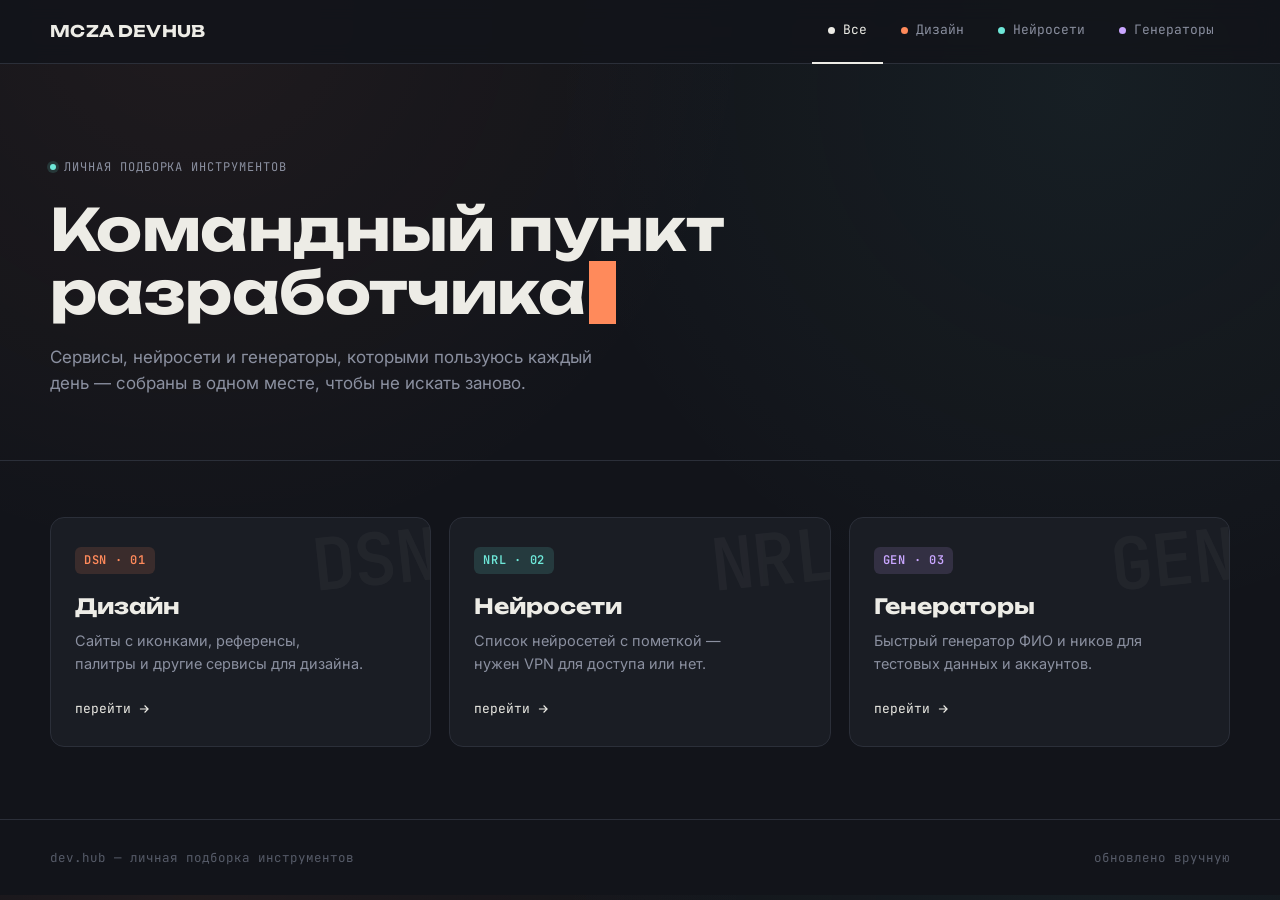
<file: index.html>
<!DOCTYPE html>
<html lang="ru">
<head>
<meta charset="UTF-8">
<meta name="viewport" content="width=device-width, initial-scale=1.0">
<title>MCZA DevHub</title>
<link rel="stylesheet" href="style.css">
</head>
<body data-page="home">

  <header class="site-header">
    <div class="container">
      <a href="index.html" class="logo">
        <span class="logo-text">MCZA DEV<span class="logo-caret"></span>HUB</span>
      </a>
      <nav class="tabs">
        <a href="index.html" class="tab" data-page="home">
          <span class="tab-dot" style="--dot:#edece6"></span> Все
        </a>
        <a href="dsn.html" class="tab" data-page="dsn" data-cat="dsn">
          <span class="tab-dot"></span> Дизайн
        </a>
        <a href="neuro.html" class="tab" data-page="neuro" data-cat="nrl">
          <span class="tab-dot"></span> Нейросети
        </a>
        <a href="gen.html" class="tab" data-page="gen" data-cat="gen">
          <span class="tab-dot"></span> Генераторы
        </a>
      </nav>
    </div>
  </header>

  <main>
    <section class="hero">
      <div class="container">
        <span class="hero-eyebrow">личная подборка инструментов</span>
        <h1>Командный пункт<br>разработчика<span class="cursor">&nbsp;</span></h1>
        <p>Сервисы, нейросети и генераторы, которыми пользуюсь каждый день — собраны в одном месте, чтобы не искать заново.</p>
      </div>
    </section>

    <section class="overview">
      <div class="container overview-grid">

        <a href="dsn.html" class="overview-card" data-cat="dsn">
          <span class="code-stamp">DSN</span>
          <span class="code">DSN · 01</span>
          <h3>Дизайн</h3>
          <p>Сайты с иконками, референсы, палитры и другие сервисы для дизайна.</p>
          <span class="go">перейти
            <svg viewBox="0 0 24 24" fill="none" stroke="currentColor" stroke-width="2"><path d="M5 12h14M13 6l6 6-6 6"/></svg>
          </span>
        </a>

        <a href="neuro.html" class="overview-card" data-cat="nrl">
          <span class="code-stamp">NRL</span>
          <span class="code">NRL · 02</span>
          <h3>Нейросети</h3>
          <p>Список нейросетей с пометкой — нужен VPN для доступа или нет.</p>
          <span class="go">перейти
            <svg viewBox="0 0 24 24" fill="none" stroke="currentColor" stroke-width="2"><path d="M5 12h14M13 6l6 6-6 6"/></svg>
          </span>
        </a>

        <a href="gen.html" class="overview-card" data-cat="gen">
          <span class="code-stamp">GEN</span>
          <span class="code">GEN · 03</span>
          <h3>Генераторы</h3>
          <p>Быстрый генератор ФИО и ников для тестовых данных и аккаунтов.</p>
          <span class="go">перейти
            <svg viewBox="0 0 24 24" fill="none" stroke="currentColor" stroke-width="2"><path d="M5 12h14M13 6l6 6-6 6"/></svg>
          </span>
        </a>

      </div>
    </section>
  </main>

  <footer class="site-footer">
    <div class="container">
      <p>dev.hub — личная подборка инструментов</p>
      <p>обновлено вручную</p>
    </div>
  </footer>

  <script src="script.js"></script>
</body>
</html>
</file>
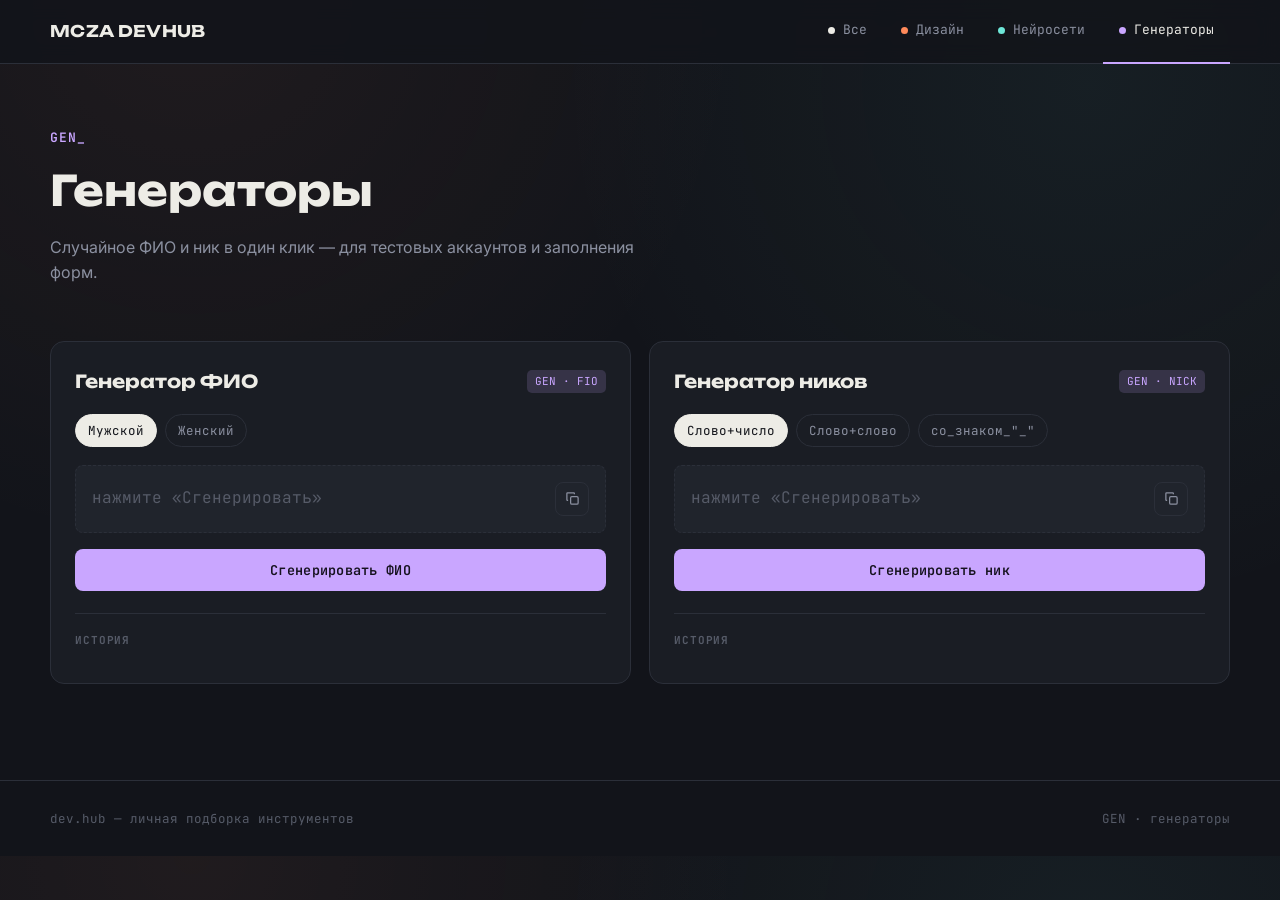
<file: gen.html>
<!DOCTYPE html>
<html lang="ru">
<head>
<meta charset="UTF-8">
<meta name="viewport" content="width=device-width, initial-scale=1.0">
<title>Генераторы — DEV.HUB</title>
<link rel="stylesheet" href="style.css">
</head>
<body data-page="gen">

  <header class="site-header">
    <div class="container">
      <a href="index.html" class="logo">
        <span class="logo-text">MCZA DEV<span class="logo-caret"></span>HUB</span>
      </a>
      <nav class="tabs">
        <a href="index.html" class="tab" data-page="home">
          <span class="tab-dot" style="--dot:#edece6"></span> Все
        </a>
        <a href="dsn.html" class="tab" data-page="dsn" data-cat="dsn">
          <span class="tab-dot"></span> Дизайн
        </a>
        <a href="neuro.html" class="tab" data-page="neuro" data-cat="nrl">
          <span class="tab-dot"></span> Нейросети
        </a>
        <a href="gen.html" class="tab" data-page="gen" data-cat="gen">
          <span class="tab-dot"></span> Генераторы
        </a>
      </nav>
    </div>
  </header>

  <main>
    <section class="page-head" style="--accent:var(--accent-gen);">
      <div class="container">
        <span class="code">GEN_</span>
        <h1>Генераторы</h1>
        <p>Случайное ФИО и ник в один клик — для тестовых аккаунтов и заполнения форм.</p>
      </div>
    </section>

    <section class="gen-grid container">

      <!-- ==== Генератор ФИО ==== -->
      <div class="gen-panel" data-gen="fio">
        <div class="gen-panel-head">
          <h3>Генератор ФИО</h3>
          <span class="code">GEN · FIO</span>
        </div>

        <div class="gen-options">
          <button class="chip is-active" data-gender="male">Мужской</button>
          <button class="chip" data-gender="female">Женский</button>
        </div>

        <div class="gen-result">
          <span class="is-empty">нажмите «Сгенерировать»</span>
          <button class="icon-btn" title="Скопировать" aria-label="Скопировать результат">
            <svg viewBox="0 0 24 24" fill="none" stroke="currentColor" stroke-width="2"><rect x="9" y="9" width="12" height="12" rx="2"/><path d="M5 15H4a1 1 0 0 1-1-1V4a1 1 0 0 1 1-1h10a1 1 0 0 1 1 1v1"/></svg>
          </button>
        </div>

        <button class="btn-primary">Сгенерировать ФИО</button>

        <div class="gen-history">
          <h4>История</h4>
          <ul></ul>
        </div>
      </div>

      <!-- ==== Генератор ников ==== -->
      <div class="gen-panel" data-gen="nick">
        <div class="gen-panel-head">
          <h3>Генератор ников</h3>
          <span class="code">GEN · NICK</span>
        </div>

        <div class="gen-options">
          <button class="chip is-active" data-style="word_number">Слово+число</button>
          <button class="chip" data-style="word_word">Слово+слово</button>
          <button class="chip" data-style="underscored">со_знаком_"_"</button>
        </div>

        <div class="gen-result">
          <span class="is-empty">нажмите «Сгенерировать»</span>
          <button class="icon-btn" title="Скопировать" aria-label="Скопировать результат">
            <svg viewBox="0 0 24 24" fill="none" stroke="currentColor" stroke-width="2"><rect x="9" y="9" width="12" height="12" rx="2"/><path d="M5 15H4a1 1 0 0 1-1-1V4a1 1 0 0 1 1-1h10a1 1 0 0 1 1 1v1"/></svg>
          </button>
        </div>

        <button class="btn-primary">Сгенерировать ник</button>

        <div class="gen-history">
          <h4>История</h4>
          <ul></ul>
        </div>
      </div>

    </section>
  </main>

  <footer class="site-footer">
    <div class="container">
      <p>dev.hub — личная подборка инструментов</p>
      <p>GEN · генераторы</p>
    </div>
  </footer>

  <script src="script.js"></script>
</body>
</html>
</file>
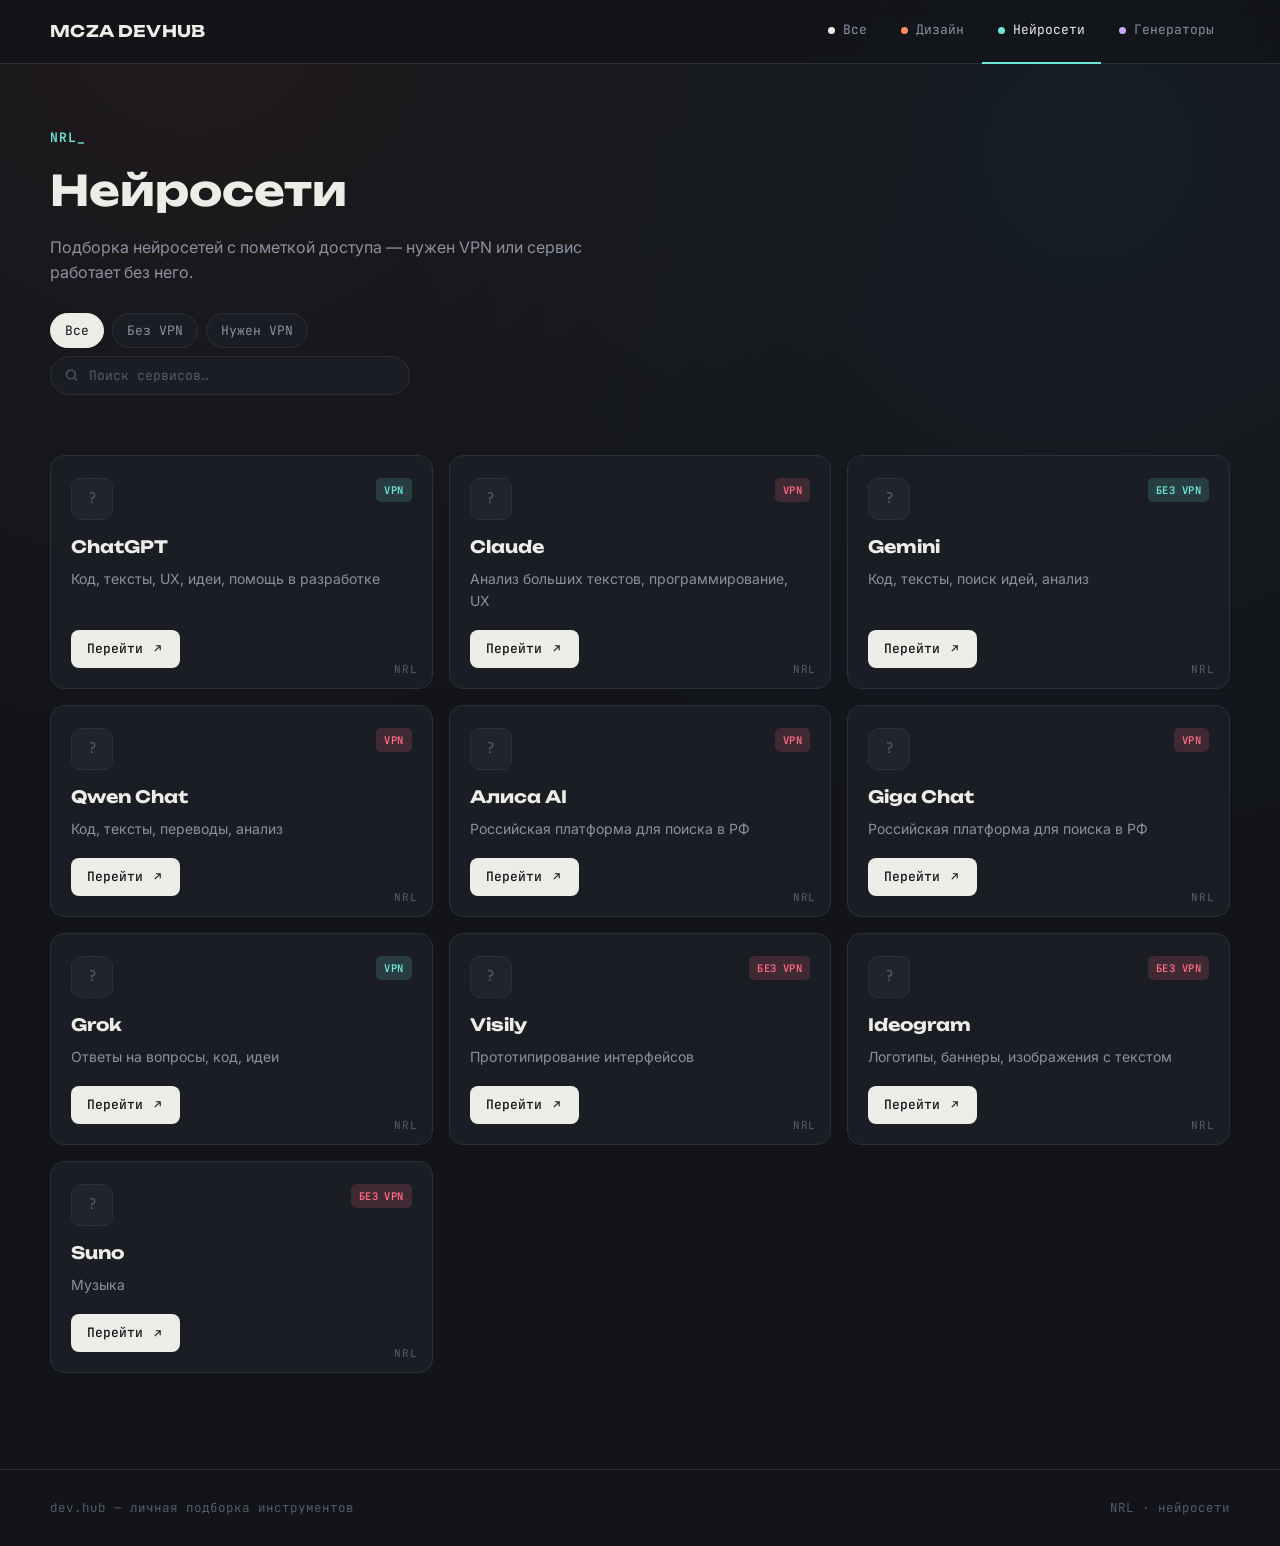
<file: neuro.html>
<!DOCTYPE html>
<html lang="ru">
<head>
<meta charset="UTF-8">
<meta name="viewport" content="width=device-width, initial-scale=1.0">
<title>Нейросети — DEV.HUB</title>
<link rel="stylesheet" href="style.css">
</head>
<body data-page="neuro">

  <header class="site-header">
    <div class="container">
      <a href="index.html" class="logo">
        <span class="logo-text">MCZA DEV<span class="logo-caret"></span>HUB</span>
      </a>
      <nav class="tabs">
        <a href="index.html" class="tab" data-page="home">
          <span class="tab-dot" style="--dot:#edece6"></span> Все
        </a>
        <a href="dsn.html" class="tab" data-page="dsn" data-cat="dsn">
          <span class="tab-dot"></span> Дизайн
        </a>
        <a href="neuro.html" class="tab" data-page="neuro" data-cat="nrl">
          <span class="tab-dot"></span> Нейросети
        </a>
        <a href="gen.html" class="tab" data-page="gen" data-cat="gen">
          <span class="tab-dot"></span> Генераторы
        </a>
      </nav>
    </div>
  </header>

  <main>
    <section class="page-head" style="--accent:var(--accent-nrl);">
      <div class="container">
        <span class="code">NRL_</span>
        <h1>Нейросети</h1>
        <p>Подборка нейросетей с пометкой доступа — нужен VPN или сервис работает без него.</p>

        <div class="chips">
          <button class="chip is-active" data-filter="all">Все</button>
          <button class="chip" data-filter="novpn">Без VPN</button>
          <button class="chip" data-filter="vpn">Нужен VPN</button>
        </div>

        <div class="search-row">
          <label class="search-box">
            <svg viewBox="0 0 24 24" fill="none" stroke="currentColor" stroke-width="2"><circle cx="11" cy="11" r="7"/><path d="M21 21l-4.3-4.3"/></svg>
            <input type="text" data-search placeholder="Поиск сервисов…" autocomplete="off">
          </label>
        </div>
      </div>
    </section>

    <section class="grid container" style="--accent:var(--accent-nrl);">

      <!-- ==== Карточка (шаблон, без VPN) ==== -->
      <article class="card" data-code="NRL" data-filter-item="novpn" style="--accent:var(--accent-nrl);">
        <div class="card-top">
          <div class="card-icon placeholder"></div>
          <div class="card-tags"><span class="tag novpn">VPN</span></div>
        </div>
        <h3>ChatGPT</h3>
        <p>Код, тексты, UX, идеи, помощь в разработке</p>
        <a href="https://chatgpt.com/" class="card-link" target="_blank" rel="noopener">
          Перейти
          <svg viewBox="0 0 24 24" fill="none" stroke="currentColor" stroke-width="2"><path d="M7 17L17 7M9 7h8v8"/></svg>
        </a>
      </article>

      <!-- ==== Карточка (шаблон, нужен VPN) ==== -->
      <article class="card" data-code="NRL" data-filter-item="vpn" style="--accent:var(--accent-nrl);">
        <div class="card-top">
          <div class="card-icon placeholder"></div>
          <div class="card-tags"><span class="tag vpn">VPN</span></div>
        </div>
        <h3>Claude</h3>
        <p>Анализ больших текстов, программирование, UX</p>
        <a href="https://claude.ai/new" class="card-link" target="_blank" rel="noopener">
          Перейти
          <svg viewBox="0 0 24 24" fill="none" stroke="currentColor" stroke-width="2"><path d="M7 17L17 7M9 7h8v8"/></svg>
        </a>
      </article>

      <article class="card" data-code="NRL" data-filter-item="novpn" style="--accent:var(--accent-nrl);">
        <div class="card-top">
          <div class="card-icon placeholder"></div>
          <div class="card-tags"><span class="tag novpn">Без VPN</span></div>
        </div>
        <h3>Gemini</h3>
        <p>Код, тексты, поиск идей, анализ</p>
        <a href="https://gemini.google.com/?hl=ru" class="card-link" target="_blank" rel="noopener">
          Перейти
          <svg viewBox="0 0 24 24" fill="none" stroke="currentColor" stroke-width="2"><path d="M7 17L17 7M9 7h8v8"/></svg>
        </a>
      </article>

      <article class="card" data-code="NRL" data-filter-item="vpn" style="--accent:var(--accent-nrl);">
        <div class="card-top">
          <div class="card-icon placeholder"></div>
          <div class="card-tags"><span class="tag vpn">VPN</span></div>
        </div>
        <h3>Qwen Chat</h3>
        <p>Код, тексты, переводы, анализ</p>
        <a href="https://chat.qwen.ai/" class="card-link" target="_blank" rel="noopener">
          Перейти
          <svg viewBox="0 0 24 24" fill="none" stroke="currentColor" stroke-width="2"><path d="M7 17L17 7M9 7h8v8"/></svg>
        </a>
      </article>

      <article class="card" data-code="NRL" data-filter-item="vpn" style="--accent:var(--accent-nrl);">
        <div class="card-top">
          <div class="card-icon placeholder"></div>
          <div class="card-tags"><span class="tag vpn">VPN</span></div>
        </div>
        <h3>Алиса AI</h3>
        <p>Российская платформа для поиска в РФ</p>
        <a href="https://alice.yandex.ru/ " class="card-link" target="_blank" rel="noopener">
          Перейти
          <svg viewBox="0 0 24 24" fill="none" stroke="currentColor" stroke-width="2"><path d="M7 17L17 7M9 7h8v8"/></svg>
        </a>
      </article>
    
      <article class="card" data-code="NRL" data-filter-item="vpn" style="--accent:var(--accent-nrl);">
        <div class="card-top">
          <div class="card-icon placeholder"></div>
          <div class="card-tags"><span class="tag vpn">VPN</span></div>
        </div>
        <h3>Giga Chat</h3>
        <p>Российская платформа для поиска в РФ</p>
        <a href="https://giga.chat/" class="card-link" target="_blank" rel="noopener">
          Перейти
          <svg viewBox="0 0 24 24" fill="none" stroke="currentColor" stroke-width="2"><path d="M7 17L17 7M9 7h8v8"/></svg>
        </a>
      </article>

      <article class="card" data-code="NRL" data-filter-item="novpn" style="--accent:var(--accent-nrl);">
        <div class="card-top">
          <div class="card-icon placeholder"></div>
          <div class="card-tags"><span class="tag novpn">VPN</span></div>
        </div>
        <h3>Grok</h3>
        <p>Ответы на вопросы, код, идеи</p>
        <a href="https://grok.com/" class="card-link" target="_blank" rel="noopener">
          Перейти
          <svg viewBox="0 0 24 24" fill="none" stroke="currentColor" stroke-width="2"><path d="M7 17L17 7M9 7h8v8"/></svg>
        </a>
      </article>

      <article class="card" data-code="NRL" data-filter-item="vpn" style="--accent:var(--accent-nrl);">
        <div class="card-top">
          <div class="card-icon placeholder"></div>
          <div class="card-tags"><span class="tag vpn">Без VPN</span></div>
        </div>
        <h3>Visily</h3>
        <p>Прототипирование интерфейсов</p>
        <a href="https://www.visily.ai/" class="card-link" target="_blank" rel="noopener">
          Перейти
          <svg viewBox="0 0 24 24" fill="none" stroke="currentColor" stroke-width="2"><path d="M7 17L17 7M9 7h8v8"/></svg>
        </a>
      </article>

            <article class="card" data-code="NRL" data-filter-item="vpn" style="--accent:var(--accent-nrl);">
        <div class="card-top">
          <div class="card-icon placeholder"></div>
          <div class="card-tags"><span class="tag vpn">Без VPN</span></div>
        </div>
        <h3>Ideogram</h3>
        <p>Логотипы, баннеры, изображения с текстом</p>
        <a href="https://ideogram.ai/" class="card-link" target="_blank" rel="noopener">
          Перейти
          <svg viewBox="0 0 24 24" fill="none" stroke="currentColor" stroke-width="2"><path d="M7 17L17 7M9 7h8v8"/></svg>
        </a>
      </article>

                  <article class="card" data-code="NRL" data-filter-item="vpn" style="--accent:var(--accent-nrl);">
        <div class="card-top">
          <div class="card-icon placeholder"></div>
          <div class="card-tags"><span class="tag vpn">Без VPN</span></div>
        </div>
        <h3>Suno</h3>
        <p>Музыка</p>
        <a href="https://suno.com/" class="card-link" target="_blank" rel="noopener">
          Перейти
          <svg viewBox="0 0 24 24" fill="none" stroke="currentColor" stroke-width="2"><path d="M7 17L17 7M9 7h8v8"/></svg>
        </a>
      </article>
    </section>

    <p class="no-results container" data-no-results>Ничего не найдено — попробуйте другой фильтр или запрос.</p>
  </main>

  <footer class="site-footer">
    <div class="container">
      <p>dev.hub — личная подборка инструментов</p>
      <p>NRL · нейросети</p>
    </div>
  </footer>

  <script src="script.js"></script>
</body>
</html>
</file>
<file: style.css>
/* =========================================================
   DEV.HUB — стилевая система
   Идея: панель инструментов разработчика в стиле вкладок
   редактора кода. Каждая категория — свой "файл" с кодом
   (DSN / NRL / GEN) и своим акцентным цветом.
   ========================================================= */

@import url('https://fonts.googleapis.com/css2?family=Unbounded:wght@500;600;700;800&family=Inter:wght@400;500;600&family=JetBrains+Mono:wght@400;500;600&display=swap');

:root{
  /* --- цвет --- */
  --bg:        #12141a;
  --surface:   #1a1d24;
  --surface-2: #20242c;
  --border:    #2b2f39;
  --text:      #edece6;
  --text-dim:  #8b90a0;
  --text-faint:#565b68;

  --accent-dsn:   #ff8a5b; /* дизайн — тёплая медь */
  --accent-nrl:   #6ee7d8; /* нейросети — холодный teal */
  --accent-gen:   #c9a6ff; /* генераторы — мягкий фиолет */
  --accent-vpn:   #ff6b81; /* пометка "нужен VPN" */
  --accent-novpn: #6ee7d8; /* пометка "без VPN" */

  /* --- типографика --- */
  --font-display: 'Unbounded', system-ui, sans-serif;
  --font-body:    'Inter', system-ui, sans-serif;
  --font-mono:    'JetBrains Mono', ui-monospace, monospace;

  /* --- прочее --- */
  --radius: 14px;
  --radius-sm: 8px;
  --header-h: 64px;
}

*, *::before, *::after{ box-sizing: border-box; }

html{ scroll-behavior: smooth; }

body{
  margin: 0;
  background: var(--bg);
  background-image:
    radial-gradient(circle at 15% 0%, rgba(255,138,91,0.06), transparent 40%),
    radial-gradient(circle at 85% 10%, rgba(110,231,216,0.05), transparent 40%);
  color: var(--text);
  font-family: var(--font-body);
  font-size: 16px;
  line-height: 1.55;
  -webkit-font-smoothing: antialiased;
}

a{ color: inherit; text-decoration: none; }
ul{ list-style: none; margin: 0; padding: 0; }
button{ font-family: inherit; cursor: pointer; }

:focus-visible{
  outline: 2px solid var(--accent-nrl);
  outline-offset: 3px;
  border-radius: 4px;
}

.container{
  width: min(1180px, 100% - 48px);
  margin-inline: auto;
}

/* =========================================================
   HEADER — панель вкладок редактора
   ========================================================= */

.site-header{
  position: sticky;
  top: 0;
  z-index: 50;
  height: var(--header-h);
  display: flex;
  align-items: center;
  background: rgba(18,20,26,0.86);
  backdrop-filter: blur(10px);
  border-bottom: 1px solid var(--border);
}

.site-header .container{
  display: flex;
  align-items: center;
  justify-content: space-between;
  gap: 24px;
}

.logo{
  display: flex;
  align-items: center;
  gap: 10px;
  font-family: var(--font-display);
  font-weight: 700;
  font-size: 16px;
  letter-spacing: 0.02em;
  white-space: nowrap;
}

.logo-mark{
  width: 20px;
  height: 20px;
  border-radius: 5px;
  background: linear-gradient(135deg, var(--accent-dsn), var(--accent-nrl) 55%, var(--accent-gen));
  flex-shrink: 0;
}

.logo-caret{
  color: var(--text-faint);
  font-family: var(--font-mono);
}

.tabs{
  display: flex;
  align-items: stretch;
  gap: 2px;
  overflow-x: auto;
  scrollbar-width: none;
}
.tabs::-webkit-scrollbar{ display:none; }

.tab{
  position: relative;
  display: flex;
  align-items: center;
  gap: 8px;
  padding: 0 16px;
  height: var(--header-h);
  font-family: var(--font-mono);
  font-size: 13px;
  color: var(--text-dim);
  border-bottom: 2px solid transparent;
  white-space: nowrap;
  transition: color .15s ease, border-color .15s ease, background .15s ease;
}

.tab:hover{
  color: var(--text);
  background: rgba(255,255,255,0.02);
}

.tab-dot{
  width: 7px;
  height: 7px;
  border-radius: 50%;
  background: var(--dot, var(--text-faint));
  flex-shrink: 0;
}

.tab[data-cat="dsn"]{ --dot: var(--accent-dsn); }
.tab[data-cat="nrl"]{ --dot: var(--accent-nrl); }
.tab[data-cat="gen"]{ --dot: var(--accent-gen); }

.tab.is-active{
  color: var(--text);
  border-bottom-color: var(--dot, var(--text));
}

/* =========================================================
   HERO
   ========================================================= */

.hero{
  padding: 88px 0 64px;
  border-bottom: 1px solid var(--border);
}

.hero-eyebrow{
  display: inline-flex;
  align-items: center;
  gap: 8px;
  font-family: var(--font-mono);
  font-size: 12px;
  color: var(--text-dim);
  letter-spacing: 0.08em;
  text-transform: uppercase;
  margin-bottom: 22px;
}

.hero-eyebrow::before{
  content: "";
  width: 6px;
  height: 6px;
  border-radius: 50%;
  background: var(--accent-nrl);
  box-shadow: 0 0 0 3px rgba(110,231,216,0.15);
}

.hero h1{
  font-family: var(--font-display);
  font-weight: 700;
  font-size: clamp(36px, 5vw, 58px);
  line-height: 1.08;
  letter-spacing: -0.01em;
  margin: 0 0 20px;
  max-width: 16ch;
}

.hero h1 .cursor{
  display: inline-block;
  width: 0.5ch;
  background: var(--accent-dsn);
  margin-left: 4px;
  animation: blink 1.1s step-end infinite;
}

@keyframes blink{ 50%{ opacity: 0; } }

.hero p{
  color: var(--text-dim);
  max-width: 52ch;
  font-size: 17px;
  margin: 0;
}

/* =========================================================
   CATEGORY OVERVIEW (главная)
   ========================================================= */

.overview{
  padding: 56px 0 72px;
}

.overview-grid{
  display: grid;
  grid-template-columns: repeat(3, 1fr);
  gap: 18px;
}

.overview-card{
  position: relative;
  padding: 28px 24px 26px;
  background: var(--surface);
  border: 1px solid var(--border);
  border-radius: var(--radius);
  overflow: hidden;
  transition: transform .18s ease, border-color .18s ease, background .18s ease;
}

.overview-card:hover{
  transform: translateY(-3px);
  border-color: var(--accent, var(--border));
  background: var(--surface-2);
}

.overview-card[data-cat="dsn"]{ --accent: var(--accent-dsn); }
.overview-card[data-cat="nrl"]{ --accent: var(--accent-nrl); }
.overview-card[data-cat="gen"]{ --accent: var(--accent-gen); }

.overview-card .code-stamp{
  position: absolute;
  right: -6px;
  top: -14px;
  font-family: var(--font-mono);
  font-weight: 600;
  font-size: 72px;
  color: var(--text);
  opacity: 0.04;
  letter-spacing: -0.02em;
  transform: rotate(-6deg);
  pointer-events: none;
}

.overview-card .code{
  display: inline-block;
  font-family: var(--font-mono);
  font-size: 12px;
  font-weight: 600;
  color: var(--accent);
  background: color-mix(in srgb, var(--accent) 14%, transparent);
  padding: 4px 9px;
  border-radius: 6px;
  letter-spacing: 0.06em;
  margin-bottom: 16px;
}

.overview-card h3{
  font-family: var(--font-display);
  font-size: 21px;
  margin: 0 0 8px;
}

.overview-card p{
  color: var(--text-dim);
  font-size: 14.5px;
  margin: 0 0 20px;
  max-width: 32ch;
}

.overview-card .go{
  font-family: var(--font-mono);
  font-size: 13px;
  color: var(--text);
  display: inline-flex;
  align-items: center;
  gap: 6px;
}
.overview-card .go svg{ width: 14px; height: 14px; transition: transform .15s ease; }
.overview-card:hover .go svg{ transform: translateX(3px); }

/* =========================================================
   СЕКЦИЯ СТРАНИЦЫ КАТЕГОРИИ
   ========================================================= */

.page-head{
  padding: 64px 0 32px;
}

.page-head .code{
  font-family: var(--font-mono);
  font-size: 13px;
  font-weight: 600;
  color: var(--accent, var(--text));
  letter-spacing: 0.08em;
  margin-bottom: 10px;
  display: block;
}

.page-head h1{
  font-family: var(--font-display);
  font-size: clamp(30px, 4vw, 42px);
  margin: 0 0 12px;
}

.page-head p{
  color: var(--text-dim);
  max-width: 60ch;
  margin: 0;
  font-size: 16px;
}

/* фильтры-чипы (используются на странице нейросетей) */
.chips{
  display: flex;
  gap: 8px;
  margin: 28px 0 8px;
  flex-wrap: wrap;
}

.chip{
  font-family: var(--font-mono);
  font-size: 13px;
  padding: 8px 14px;
  border-radius: 100px;
  border: 1px solid var(--border);
  background: var(--surface);
  color: var(--text-dim);
  transition: all .15s ease;
}

.chip:hover{ color: var(--text); border-color: var(--text-faint); }

.chip.is-active{
  color: var(--bg);
  background: var(--text);
  border-color: var(--text);
}

/* строка поиска */
.search-row{
  display: flex;
  margin: 6px 0 4px;
}

.search-box{
  position: relative;
  display: block;
  width: 100%;
  max-width: 360px;
}

.search-box svg{
  position: absolute;
  left: 14px;
  top: 50%;
  transform: translateY(-50%);
  width: 15px;
  height: 15px;
  color: var(--text-faint);
  pointer-events: none;
}

.search-box input{
  width: 100%;
  padding: 10px 14px 10px 38px;
  border-radius: 100px;
  border: 1px solid var(--border);
  background: var(--surface);
  color: var(--text);
  font-family: var(--font-mono);
  font-size: 13px;
  transition: border-color .15s ease, background .15s ease;
}

.search-box input::placeholder{ color: var(--text-faint); }

.search-box input:focus-visible{
  outline: none;
  border-color: var(--accent, var(--text-faint));
  background: var(--surface-2);
}

/* пустой результат фильтрации/поиска */
.no-results{
  display: none;
  padding: 8px 0 72px;
  color: var(--text-faint);
  font-family: var(--font-mono);
  font-size: 13.5px;
}

.no-results.is-visible{ display: block; }

/* =========================================================
   СЕТКА КАРТОЧЕК
   ========================================================= */

.grid{
  padding: 24px 0 96px;
  display: grid;
  grid-template-columns: repeat(3, 1fr);
  gap: 16px;
}

.card{
  position: relative;
  display: flex;
  flex-direction: column;
  padding: 22px 20px 20px;
  background: var(--surface);
  border: 1px solid var(--border);
  border-radius: var(--radius);
  transition: transform .16s ease, border-color .16s ease, background .16s ease;
}

.card:hover{
  transform: translateY(-2px);
  border-color: var(--accent, var(--text-faint));
  background: var(--surface-2);
}

.card-top{
  display: flex;
  align-items: flex-start;
  justify-content: space-between;
  margin-bottom: 14px;
}

.card-icon{
  width: 42px;
  height: 42px;
  border-radius: 10px;
  background: var(--surface-2);
  border: 1px solid var(--border);
  display: flex;
  align-items: center;
  justify-content: center;
  overflow: hidden;
  flex-shrink: 0;
}

/* сюда вставляется свой <img> или <svg> — заглушка ниже */
.card-icon img {
  width: 100%;
  height: 100%;
}

.card-icon svg{
  width: 22px;
  height: 22px;
}

.card-icon.placeholder::after{
  content: "?";
  font-family: var(--font-mono);
  color: var(--text-faint);
  font-size: 15px;
}

.card-tags{
  display: flex;
  gap: 6px;
  flex-wrap: wrap;
  justify-content: flex-end;
}

.tag{
  font-family: var(--font-mono);
  font-size: 10.5px;
  font-weight: 600;
  padding: 4px 8px;
  border-radius: 5px;
  letter-spacing: 0.04em;
  text-transform: uppercase;
  color: var(--accent, var(--text-dim));
  background: color-mix(in srgb, var(--accent, var(--text-faint)) 16%, transparent);
}

.tag.vpn{ --accent: var(--accent-vpn); }
.tag.novpn{ --accent: var(--accent-novpn); }

.card h3{
  font-family: var(--font-display);
  font-size: 17px;
  margin: 0 0 8px;
}

.card p{
  color: var(--text-dim);
  font-size: 14px;
  margin: 0 0 18px;
  flex-grow: 1;
}

.card-link{
  display: inline-flex;
  align-items: center;
  justify-content: center;
  gap: 8px;
  align-self: flex-start;
  font-family: var(--font-mono);
  font-size: 13px;
  font-weight: 500;
  color: var(--bg);
  background: var(--text);
  padding: 9px 16px;
  border-radius: var(--radius-sm);
  transition: background .15s ease, transform .15s ease;
}

.card-link:hover{ background: var(--accent-nrl); transform: translateX(1px); }
.card-link svg{ width: 13px; height: 13px; }

/* карточка-код на фоне (декоративная метка категории) */
.card::before{
  content: attr(data-code);
  position: absolute;
  right: 14px;
  bottom: 10px;
  font-family: var(--font-mono);
  font-size: 11px;
  color: var(--text-faint);
  letter-spacing: 0.08em;
}

/* =========================================================
   ГЕНЕРАТОР (страница GEN)
   ========================================================= */

.gen-grid{
  padding: 24px 0 96px;
  display: grid;
  grid-template-columns: 1fr 1fr;
  gap: 18px;
}

.gen-panel{
  background: var(--surface);
  border: 1px solid var(--border);
  border-radius: var(--radius);
  padding: 26px 24px 24px;
}

.gen-panel-head{
  display: flex;
  align-items: center;
  justify-content: space-between;
  margin-bottom: 18px;
}

.gen-panel h3{
  font-family: var(--font-display);
  font-size: 18px;
  margin: 0;
}

.gen-panel .code{
  font-family: var(--font-mono);
  font-size: 11px;
  color: var(--accent-gen);
  background: color-mix(in srgb, var(--accent-gen) 16%, transparent);
  padding: 3px 8px;
  border-radius: 5px;
}

.gen-options{
  display: flex;
  gap: 8px;
  margin-bottom: 18px;
  flex-wrap: wrap;
}

.gen-options .chip{ padding: 7px 12px; font-size: 12.5px; }

.gen-result{
  display: flex;
  align-items: center;
  justify-content: space-between;
  gap: 12px;
  background: var(--surface-2);
  border: 1px dashed var(--border);
  border-radius: var(--radius-sm);
  padding: 16px 16px;
  margin-bottom: 16px;
  min-height: 56px;
}

.gen-result span{
  font-family: var(--font-mono);
  font-size: 16px;
  color: var(--text);
  word-break: break-word;
}

.gen-result span.is-empty{ color: var(--text-faint); }

.icon-btn{
  flex-shrink: 0;
  width: 34px;
  height: 34px;
  border-radius: 8px;
  background: transparent;
  border: 1px solid var(--border);
  color: var(--text-dim);
  display: flex;
  align-items: center;
  justify-content: center;
  transition: all .15s ease;
}
.icon-btn:hover{ color: var(--text); border-color: var(--text-faint); }
.icon-btn svg{ width: 15px; height: 15px; }

.btn-primary{
  width: 100%;
  padding: 12px 16px;
  border-radius: var(--radius-sm);
  border: none;
  background: var(--accent-gen);
  color: #16121f;
  font-family: var(--font-mono);
  font-weight: 600;
  font-size: 13.5px;
  letter-spacing: 0.02em;
  transition: filter .15s ease, transform .15s ease;
}
.btn-primary:hover{ filter: brightness(1.08); transform: translateY(-1px); }
.btn-primary:active{ transform: translateY(0); }

.gen-history{
  margin-top: 22px;
  padding-top: 18px;
  border-top: 1px solid var(--border);
}

.gen-history h4{
  font-family: var(--font-mono);
  font-size: 11px;
  color: var(--text-faint);
  text-transform: uppercase;
  letter-spacing: 0.08em;
  margin: 0 0 10px;
}

.gen-history ul li{
  font-family: var(--font-mono);
  font-size: 13px;
  color: var(--text-dim);
  padding: 6px 0;
  border-bottom: 1px solid var(--border);
}
.gen-history ul li:last-child{ border-bottom: none; }

/* =========================================================
   FOOTER
   ========================================================= */

.site-footer{
  border-top: 1px solid var(--border);
  padding: 28px 0;
}

.site-footer .container{
  display: flex;
  align-items: center;
  justify-content: space-between;
  gap: 16px;
  flex-wrap: wrap;
}

.site-footer p{
  color: var(--text-faint);
  font-family: var(--font-mono);
  font-size: 12.5px;
  margin: 0;
}

/* =========================================================
   RESPONSIVE
   ========================================================= */

@media (max-width: 900px){
  .overview-grid{ grid-template-columns: 1fr; }
  .grid{ grid-template-columns: repeat(2, 1fr); }
  .gen-grid{ grid-template-columns: 1fr; }
}

@media (max-width: 640px){
  .grid{ grid-template-columns: 1fr; }
  .hero{ padding: 64px 0 44px; }
  .site-header .container{ gap: 12px; }
  .logo span.logo-text{ display: none; }
}

@media (prefers-reduced-motion: reduce){
  *{ animation: none !important; transition: none !important; }
}
</file>
